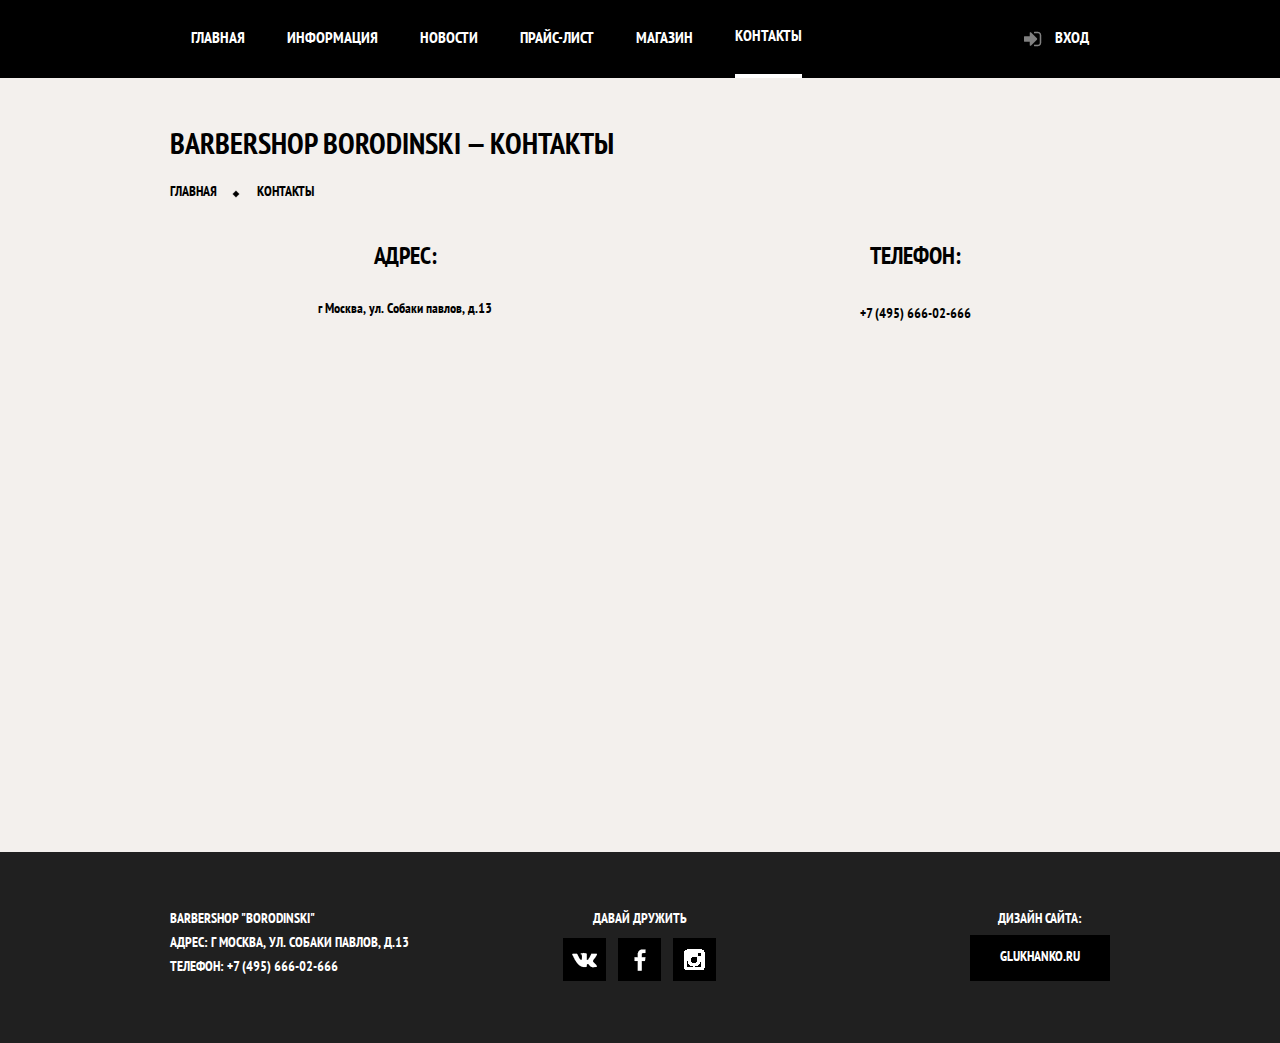
<file: contacts.html>
<!DOCTYPE html>
<html lang="zxx">
<head>
	<meta charset="UTF-8">
	<meta name="viewport" content="width=device-width, initial-scale=1.0, maximum-scale=1.0, user-scalable=no">
	<title>Contacts</title>
	<link href="https://fonts.googleapis.com/css?family=PT+Sans:700&amp;subset=cyrillic" rel="stylesheet">
	<link rel="stylesheet" type="text/css" href="css/normalize.css">
	<link rel="stylesheet" type="text/css" href="css/swiper.min.css">
	<link rel="stylesheet" type="text/css" href="css/lightbox.css">
	<link rel="stylesheet" type="text/css" href="css/style.css">
</head>
<body>
<div class="body-wrapp">
	<div class="wrapper">
		<header class="header">
			<div class="container">
				<nav class="navigation">
					<span class="mobile-menu"></span>
					<ul>
						<li ><a href="index.html">Главная</a></li>
						<li><a href="info.html">Информация</a></li>
						<li><a href="news.html">Новости</a></li>
						<li><a href="price.html">Прайс-лист</a></li>
						<li><a href="shop.html">Магазин</a></li>
						<li class="active"><a href="contacts.html">Контакты</a></li>
					</ul>
					<div class="login login1">
					<a href="#">Вход</a>
				</div>
					</nav>
			</div>
		</header>

		<div class="main-content">
			<div class="container">
				<h1 class="before-bread style-30">barbershop borodinski — контакты</h1>
				<div class="breadcrumbs-wrapp">
					<ul class="breadcrumbs">
						<li><a href="index.html">главная</a></li>
						<li><a href="contacts.html">контакты</a></li>
					</ul>
				</div>
			<div class="contacts-list two-columns">
				<div class="col-half">
					<div class="style-24">адрес:</div>
					<div>г Москва, ул. Собаки павлов, д.13</div>
				</div>
				<div class="col-half">
					<div class="style-24">телефон:</div>
					<a class="p-style" href="tel:+749566602666">+7 (495) 666-02-666</a>
				</div>
			</div>

			<div id="map"><iframe src="https://www.google.com/maps/embed?pb=!1m18!1m12!1m3!1d58730.61481747748!2d37.54713315437478!3d55.73167172828098!2m3!1f0!2f0!3f0!3m2!1i1024!2i768!4f13.1!3m3!1m2!1s0x46b54a519bd12caf%3A0xf2c76c588548b377!2z0JHQuNCx0LvQuNC-0YLQtdC60LAg0LjQvC4g0JvQtdC90LjQvdCw!5e0!3m2!1sru!2sua!4v1556814058221!5m2!1sru!2sua" width="800" height="400" frameborder="0" style="border:0" allowfullscreen></iframe></div>
	





			</div>
		</div>

		<footer class="footer">
			<div class="container">
				<div class="info-footer">	
					<p>barbershop "borodinski"</p>
					<p>адрес: г Москва, ул. Собаки павлов, д.13</p>
					<p>телефон: +7 (495) 666-02-666</p>
				</div>
				<div class="socials-wrap">
					<p>давай дружить</p>
					<div class="social-i flex">
					<ul class="social">
						<li class="vk">
							<a class="icon icon-vk" href="#"></a>
						</li>
						<li class="facebook">
							<a class="icon icon-f" href="#"></a>
						</li>
						<li class="instagram">
							<a class="icon icon-i" href="#"></a>
						</li>
				</ul>
				</div>

				</div>	
				<div class="rights">
					<div class="links-blok flex"><p>Дизайн сайта:</p></div>
				<div class="links-blok flex"><a class="links-a" href="#">Glukhanko.ru</a>
				</div>
				</div>
			</div>
		</footer>
	
		<div class="popup-wrapper">
			<div class="popup-inner">
				<div class="popup">
				<h3 class="h3-style ">личный кабинет</h3>
				<p class="p-style">введите пожалуйста свой логин и пароль</p>
				<a href="#" class="p-style">если вы забыли пароль</a>
				<form class="login-password">
					<div class="login-field">
						<input type="text" name="login" placeholder="Логин">
					</div>
					<div class="password-field">
						<input type="text" name="password" placeholder="Пароль">
					</div>

					<div class="forgot">
						<div>
							<input type="checkbox" name="forgot" id="forgot">
							<label for="forgot">запомни меня</label>
						</div>
						<div>
							<a href="#">я забыл пароль!</a>
						</div>
					</div>
					<input type="submit" name="submit" value="войти">
				</form>
					<span class="close"></span>
				</div>
			</div>
		</div>

	</div>
 </div>

<script src="js/jquery.3.3.1.min.js"></script>
<script src="js/swiper.min.js"></script>
<script src="js/lightbox.min.js"></script>
<script src="js/script.js"></script>

</body>
</html>
</file>
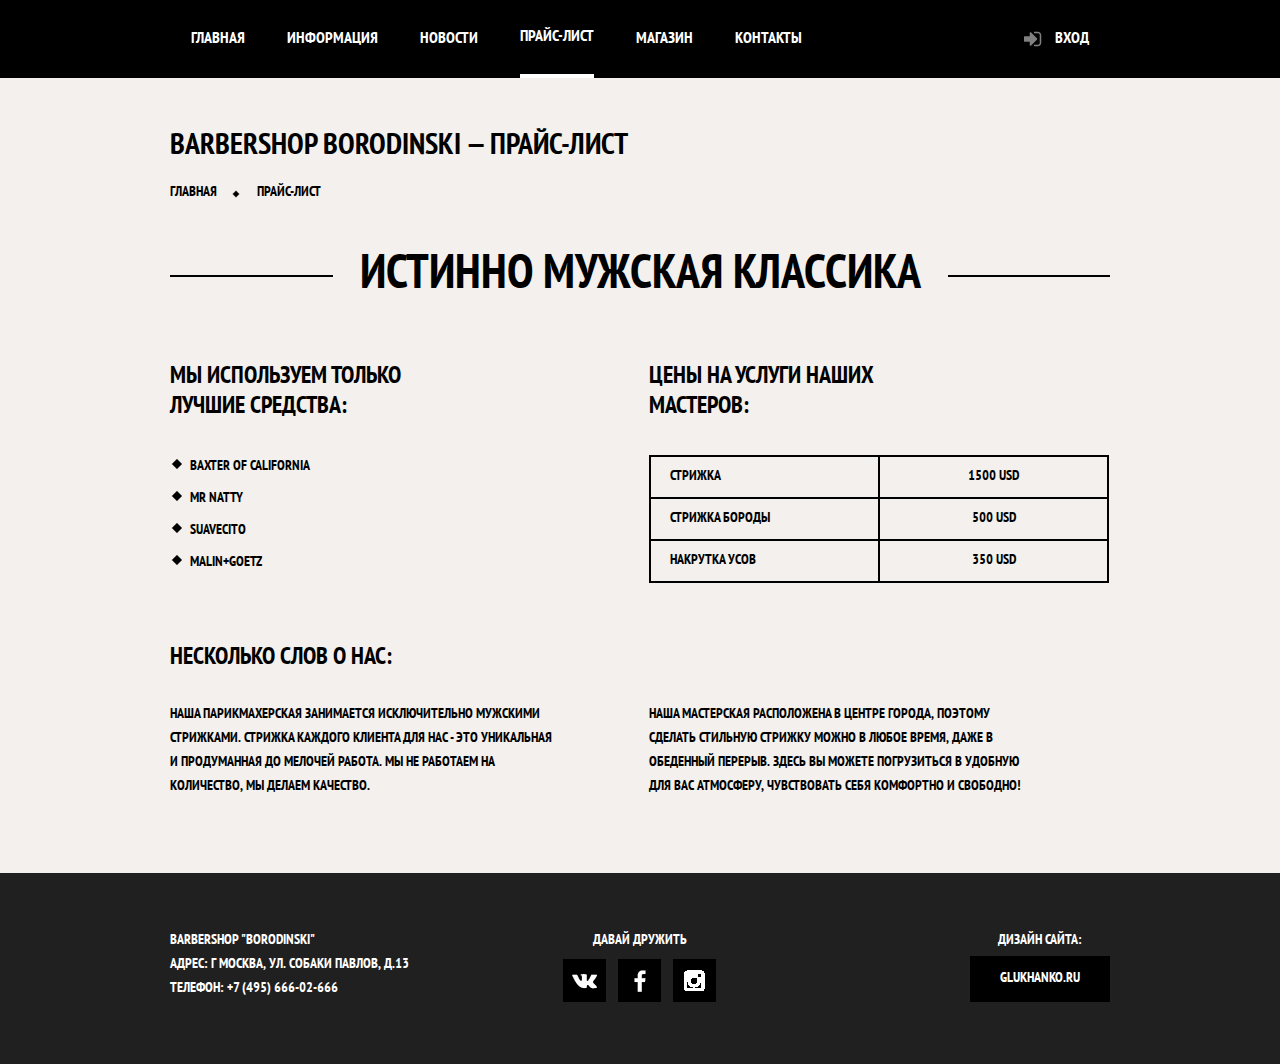
<file: price.html>
<!DOCTYPE html>
<html lang="zxx">
<head>
	<meta charset="UTF-8">
	<meta name="viewport" content="width=device-width, initial-scale=1.0, maximum-scale=1.0, user-scalable=no">
	<title>Barber_shop</title>
	<link href="https://fonts.googleapis.com/css?family=PT+Sans:700&amp;subset=cyrillic" rel="stylesheet">
	<link rel="stylesheet" type="text/css" href="css/normalize.css">
	<link rel="stylesheet" type="text/css" href="css/swiper.min.css">
	<link rel="stylesheet" type="text/css" href="css/lightbox.css">
	<link rel="stylesheet" type="text/css" href="css/style.css">
</head>
<body>
<div class="price-page">
	<div class="wrapper">
		<header class="header">
			<div class="container">
				<nav class="navigation">
					<span class="mobile-menu"></span>
					<ul>
						<li ><a href="index.html">Главная</a></li>
						<li><a href="info.html">Информация</a></li>
						<li><a href="news.html">Новости</a></li>
						<li class="active"><a href="price.html">Прайс-лист</a></li>
						<li><a href="shop.html">Магазин</a></li>
						<li><a href="contacts.html">Контакты</a></li>
					</ul>
					<div class="login login1">
					<a href="#">Вход</a>
				</div>
					</nav>
			</div>
		</header>

		<div class="main-content">
			<div class="container">
				<h1 class="before-bread style-30">barbershop borodinski — прайс-лист</h1>
				<div class="breadcrumbs-wrapp">
					<ul class="breadcrumbs">
						<li><a href="index.html">главная</a></li>
						<li><a href="price.html">прайс-лист</a></li>
					</ul>
				</div>
				<!-- <div class="mg-big">
					<div class="big-titel">
						<истинно мужская классика
					</div>
				</div> -->
				<div class="big-titel">
					<span>
						истинно мужская классика
					</span>
				</div>
				<div class="two-columns row">
					<div class="col-half">
						<div class="we-use">
							<h3 class="we-use-h style-24">мы используем только лучшие средства:</h3>
							<div class="in-set">
								<ul>
									<li>Baxter of California</li>
									<li>Mr Natty</li>
									<li>Suavecito</li>
									<li>Malin+Goetz</li>
								</ul>
							</div>
						</div>
						
					</div>
					<div class="col-half">
						<h3 class="we-use-h style-24">цены на услуги наших мастеров:</h3>

						<table>
							<tr>
								<td>стрижка</td>
								<td>1500 usd</td>
							</tr>

							<tr>
								<td>стрижка бороды</td>
								<td>500 usd</td>
							</tr>

							<tr>
								<td>накрутка усов</td>
								<td>350 usd</td>
							</tr>

						</table>
						
					</div>
				</div>
				<div class="two-columns row">
					<div class="col-half">
							<h3 class="style-24">несколько слов о нас:</h3>
							<div class="word">Наша парикмахерская занимается исключительно мужскими стрижками. стрижка каждого клиента для нас - это уникальная и продуманная до мелочей работа. мы не работаем на количество, мы делаем качество.</div>
						</div>
						<div class="col-half">
							<h3 class="style-24 invisible">несколько слов о нас:</h3>
							<div class="word">Наша мастерская расположена в центре города, поэтому сделать стильную стрижку можно в любое время, даже в обеденный перерыв. Здесь вы можете погрузиться в удобную для вас атмосферу, чувствовать себя комфортно и свободно!</div>
						</div>
				</div>
			</div>
		</div>

		<footer class="footer">
			<div class="container">
				<div class="info-footer">	
					<p>barbershop "borodinski"</p>
					<p>адрес: г Москва, ул. Собаки павлов, д.13</p>
					<p>телефон: +7 (495) 666-02-666</p>
				</div>
				<div class="socials-wrap">
					<p>давай дружить</p>
					<div class="social-i flex">
					<ul class="social">
						<li class="vk">
							<a class="icon icon-vk" href="#"></a>
						</li>
						<li class="facebook">
							<a class="icon icon-f" href="#"></a>
						</li>
						<li class="instagram">
							<a class="icon icon-i" href="#"></a>
						</li>
				</ul>
				</div>

				</div>	
				<div class="rights">
					<div class="links-blok flex"><p>Дизайн сайта:</p></div>
				<div class="links-blok flex"><a class="links-a" href="#">Glukhanko.ru</a>
				</div>
				</div>
			</div>
		</footer>
	
		<div class="popup-wrapper">
			<div class="popup-inner">
				<div class="popup">
				<h3 class="h3-style ">личный кабинет</h3>
				<p class="p-style">введите пожалуйста свой логин и пароль</p>
				<a href="#" class="p-style">если вы забыли пароль</a>
				<form class="login-password">
					<div class="login-field">
						<input type="text" name="login" placeholder="Логин">
					</div>
					<div class="password-field">
						<input type="text" name="password" placeholder="Пароль">
					</div>

					<div class="forgot">
						<div>
							<input type="checkbox" name="forgot" id="forgot">
							<label for="forgot">запомни меня</label>
						</div>
						<div>
							<a href="#">я забыл пароль!</a>
						</div>
					</div>
					<input type="submit" name="submit" value="войти">
				</form>
					<span class="close"></span>
				</div>
			</div>
		</div>

	</div>
 </div>

<script src="js/jquery.3.3.1.min.js"></script>
<script src="js/swiper.min.js"></script>
<script src="js/lightbox.min.js"></script>
<script src="js/script.js"></script>

</body>
</html>
</file>
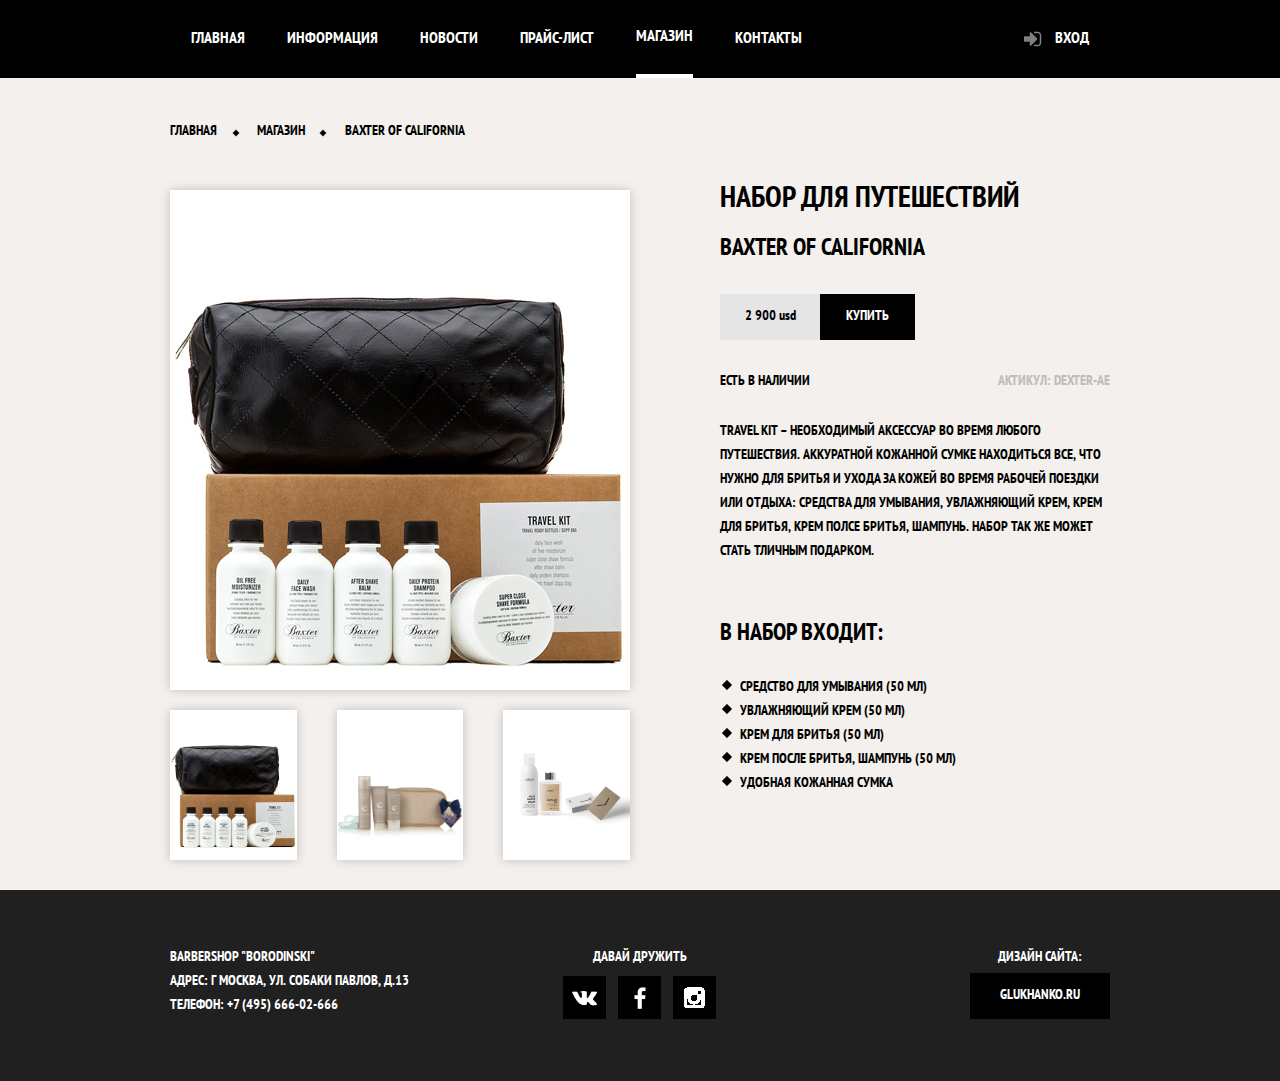
<file: product.html>
<!DOCTYPE html>
<html lang="zxx">
<head>
	<meta charset="UTF-8">
	<meta name="viewport" content="width=device-width, initial-scale=1.0, maximum-scale=1.0, user-scalable=no">
	<title>Barber_shop</title>
	<link href="https://fonts.googleapis.com/css?family=PT+Sans:700&amp;subset=cyrillic" rel="stylesheet">
	<link rel="stylesheet" type="text/css" href="css/normalize.css">
	<link rel="stylesheet" type="text/css" href="css/swiper.min.css">
	<link rel="stylesheet" type="text/css" href="css/lightbox.css">
	<link rel="stylesheet" type="text/css" href="css/style.css">
</head>
<body>
<div class="body-wrapp">
	<div class="wrapper">
		<header class="header">
			<div class="container">
				<nav class="navigation">
					<span class="mobile-menu"></span>
					<ul>
						<li ><a href="index.html">Главная</a></li>
						<li><a href="info.html">Информация</a></li>
						<li><a href="news.html">Новости</a></li>
						<li><a href="price.html">Прайс-лист</a></li>
						<li class="active"><a href="shop.html">Магазин</a></li>
						<li><a href="contacts.html">Контакты</a></li>
					</ul>
					<div class="login login1">
					<a href="#">Вход</a>
				</div>
					</nav>
			</div>
		</header>

		<div class="main-content">
			<div class="container">
				<div class="breadcrumbs-wrapp">
					<ul class="breadcrumbs">
						<li><a href="index.html">главная</a></li>
						<li><a href="shop.html">магазин</a></li>
						<li>Baxter of California</li>
					</ul>
				</div>
	<div class="two-columns">
					<div class="col-half">
						<div class="product-gallery">
							<div class="gallery-product-wrap">
								<div class="swiper-container gallery-product">
									<div class="swiper-wrapper">
										<a href="images/item.jpg" class="swiper-slide" data-lightbox="image-1"><img src="images/item.jpg" alt="item-name"></a>
										<a href="images/item2.jpg" class="swiper-slide" data-lightbox="image-1"><img src="images/item2.jpg" alt="item-name"></a>
										<a href="images/item3.png" class="swiper-slide" data-lightbox="image-1"><img src="images/item3.png" alt="item-name"></a>
									</div>
								</div>
							</div>
							<div class="swiper-container gallery-thumbs">
								<div class="swiper-wrapper">
									<div class="swiper-slide"><div class="slide-inner"><img src="images/item.jpg" alt="item-name"></div></div>
									<div class="swiper-slide"><div class="slide-inner"><img src="images/item2.jpg" alt="item-name"></div></div>
									<div class="swiper-slide"><div class="slide-inner"><img src="images/item3.png" alt="item-name"></div></div>
								</div>
							</div>
						</div>
					</div>
					<div class="col-half">
						<div class="product-data">
                            <h1 class="style-30">Набор для путешествий</h1>
                            <h3 class="style-24">Baxter of California</h3>
                            <div class="product-price-p">
									<div class="price">2 900 usd</div>
									<a class="btn" href="product.html">купить</a>
							</div>
							 <div class="p-p-wrap">
							 	<div class="p-p">есть в наличии</div>
							 	<div class="p-p-p">Актикул: dexter-ae</div>
							 </div>
							<div class="about-product">
								Travel Kit – необходимый аксессуар во время любого путешествия.  аккуратной кожанной сумке находиться все, что нужно для бритья и ухода за кожей во время рабочей поездки или отдыха: средства для умывания, увлажняющий крем, крем для бритья, крем полсе бритья, шампунь. Набор так же может стать тличным подарком.
							</div>
							<h3 class="style-24">в набор входит:</h3>
						</div>
						<div class="in-set">
							<ul>
								<li>Средство для умывания (50 мл)  </li>
								<li>Увлажняющий крем (50 мл)</li>
								<li>Крем для бритья (50 мл)</li>
								<li>Крем после бритья, шампунь (50 мл)</li>
								<li>Удобная кожанная сумка</li>
							</ul>
						</div>
					</div>
				</div>

			</div>
		</div>

		<footer class="footer">
			<div class="container">
				<div class="info-footer">	
					<p>barbershop "borodinski"</p>
					<p>адрес: г Москва, ул. Собаки павлов, д.13</p>
					<p>телефон: +7 (495) 666-02-666</p>
				</div>
				<div class="socials-wrap">
					<p>давай дружить</p>
					<div class="social-i flex">
					<ul class="social">
						<li class="vk">
							<a class="icon icon-vk" href="#"></a>
						</li>
						<li class="facebook">
							<a class="icon icon-f" href="#"></a>
						</li>
						<li class="instagram">
							<a class="icon icon-i" href="#"></a>
						</li>
				</ul>
				</div>

				</div>	
				<div class="rights">
					<div class="links-blok flex"><p>Дизайн сайта:</p></div>
				<div class="links-blok flex"><a class="links-a" href="#">Glukhanko.ru</a>
				</div>
				</div>
			</div>
		</footer>
	
		<div class="popup-wrapper">
			<div class="popup-inner">
				<div class="popup">
				<h3 class="h3-style ">личный кабинет</h3>
				<p class="p-style">введите пожалуйста свой логин и пароль</p>
				<a href="#" class="p-style">если вы забыли пароль</a>
				<form class="login-password">
					<div class="login-field">
						<input type="text" name="login" placeholder="Логин">
					</div>
					<div class="password-field">
						<input type="text" name="password" placeholder="Пароль">
					</div>

					<div class="forgot">
						<div>
							<input type="checkbox" name="forgot" id="forgot">
							<label for="forgot">запомни меня</label>
						</div>
						<div>
							<a href="#">я забыл пароль!</a>
						</div>
					</div>
					<input type="submit" name="submit" value="войти">
				</form>
					<span class="close"></span>
				</div>
			</div>
		</div>

	</div>
 </div>

<script src="js/jquery.3.3.1.min.js"></script>
<script src="js/swiper.min.js"></script>
<script src="js/lightbox.min.js"></script>
<script src="js/script.js"></script>

</body>
</html>
</file>
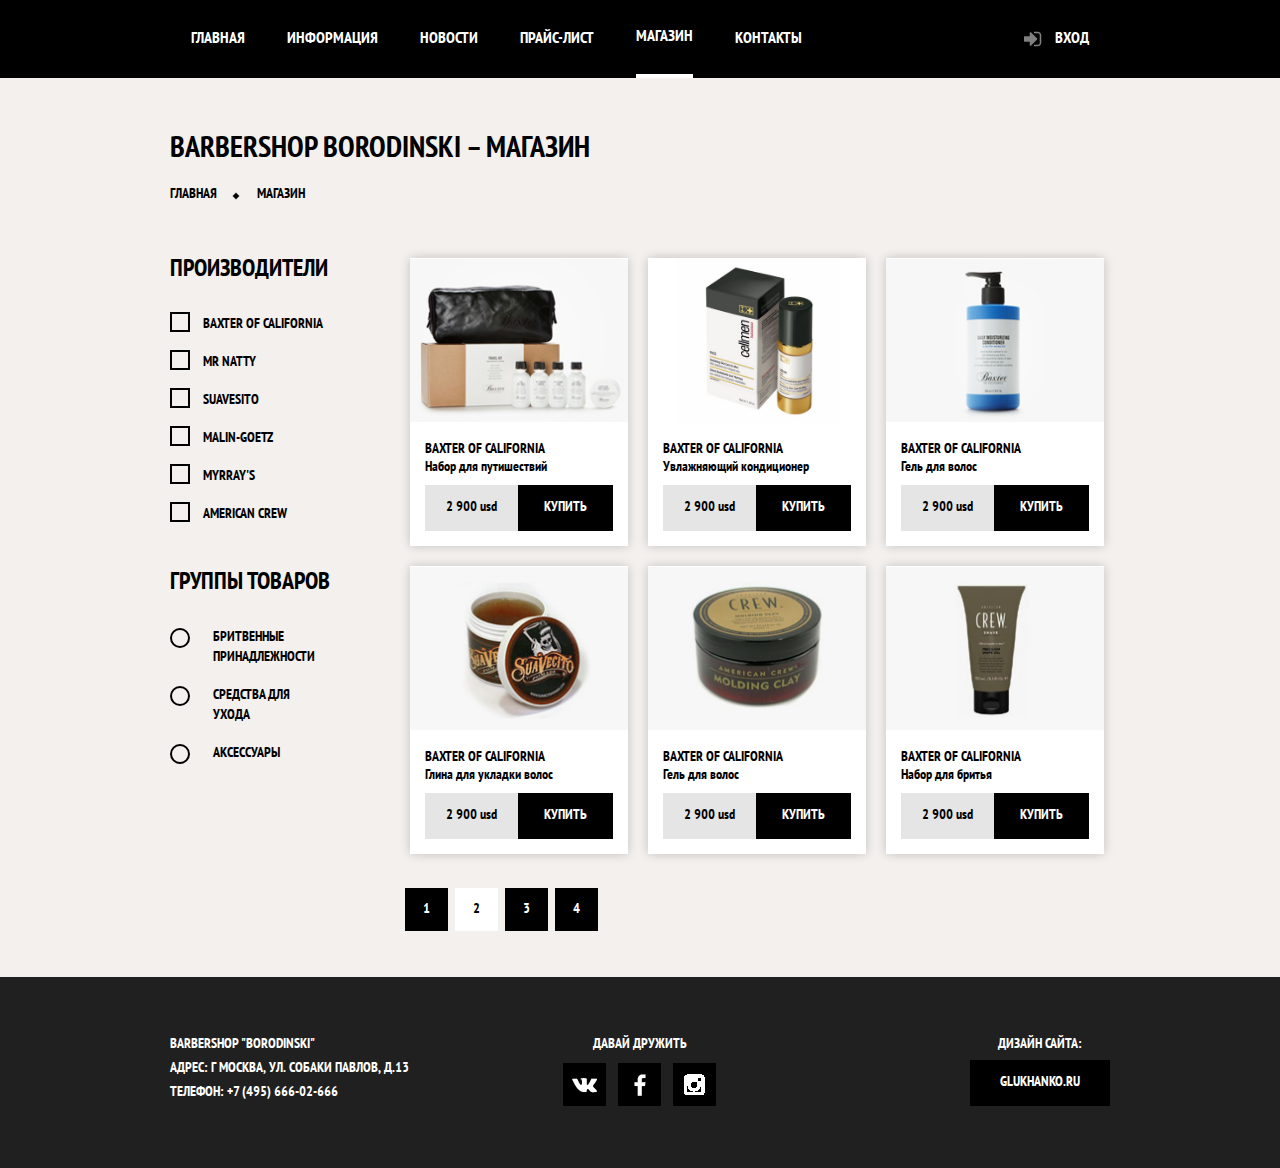
<file: shop.html>
<!DOCTYPE html>
<html lang="zxx">
<head>
	<meta charset="UTF-8">
	<meta name="viewport" content="width=device-width, initial-scale=1.0, maximum-scale=1.0, user-scalable=no">
	<title>Barber_shop</title>
	<link href="https://fonts.googleapis.com/css?family=PT+Sans:700&amp;subset=cyrillic" rel="stylesheet">
	<link rel="stylesheet" type="text/css" href="css/normalize.css">
	<link rel="stylesheet" type="text/css" href="css/swiper.min.css">
	<link rel="stylesheet" type="text/css" href="css/style.css">
</head>
<body>
<div class="body-wrapp">
	<div class="wrapper">
		<header class="header">
			<div class="container">
				<nav class="navigation">
					<span class="mobile-menu"></span>
					<ul>
						<li ><a href="index.html">Главная</a></li>
						<li><a href="info.html">Информация</a></li>
						<li><a href="news.html">Новости</a></li>
						<li><a href="price.html">Прайс-лист</a></li>
						<li class="active"><a href="shop.html">Магазин</a></li>
						<li><a href="contacts.html">Контакты</a></li>
					</ul>
					<div class="login login1">
					<a href="#">Вход</a>
				</div>
					</nav>
			</div>
		</header>

		<div class="main-content">
			<div class="container">
				<h1 class="page-title style-30">barbershop borodinski – магазин</h1>
				<div class="breadcrumbs-wrapp">
					<ul class="breadcrumbs">
						<li><a href="index.html">главная</a></li>
						<li>магазин</li>
					</ul>
				</div>

		<div class="has-sidebar">	
				<aside class="sidebar">
					<div class="check-wrapp">
						<p class="style-24">Производители</p>
						<ul class="manufacturer">
							<li><input type="checkbox" name="baxter" id="baxter"><label for="baxter">Baxter of California</label>
							</li>
							<li><input type="checkbox" name="natty" id="natty"><label for="natty">Mr Natty</label>
							</li>
							<li><input type="checkbox" name="suavesito" id="suavesito"><label for="suavesito">Suavesito</label>
							</li>
							<li><input type="checkbox" name="malin" id="malin"><label for="malin">Malin-Goetz</label>
							</li>
							<li><input type="checkbox" name="myrray" id="myrray"><label for="myrray">Myrray's</label>
							</li>
							<li><input type="checkbox" name="american" id="american"><label for="american">American crew</label>
							</li>
						</ul>

					</div>
					<div class="radio-wrapp">
						<p class="style-24">Группы товаров</p>
						<ul class="product-group">
							<li><input type="radio" name="group" id="group1"  value="group1"><label for="group1">Бритвенные принадлежности</label>
							</li>
							<li><input type="radio" name="group" id="group2" value="group2"><label for="group2">Средства для ухода</label>
							</li>
							<li><input type="radio" name="group" id="group3" value="group3"><label for="group3">Аксессуары</label>
							</li>
						</ul>
					</div>
					
				</aside>
				<div class="right-content">
					<div class="product-list">
						<div class="product-item-wrapp">
							<div class="product-item">
								<div class="product-image">
									<img src="images/item-1.jpg" alt="img-item-1">
								</div>
								<div class="product-name">
									<h4>Baxter of California </h4>
									<div class="product-category">Набор для путишествий</div>
								</div>
								<div class="product-price">
									<div class="price">2 900 usd</div>
									<a class="btn" href="product.html">купить</a>
								</div>
							</div>
						</div>

						<div class="product-item-wrapp">
							<div class="product-item">
								<div class="product-image">
									<img src="images/item-2.jpg" alt="img-item-1">
								</div>
								<div class="product-name">
									<h4>Baxter of California </h4>
									<div class="product-category">Увлажняющий кондиционер</div>
								</div>
								<div class="product-price">
									<div class="price">2 900 usd</div>
									<a class="btn" href="product.html">купить</a>
								</div>
							</div>
						</div>

						<div class="product-item-wrapp">
							<div class="product-item">
								<div class="product-image">
									<img src="images/item-3.jpg" alt="img-item-1">
								</div>
								<div class="product-name">
									<h4>Baxter of California </h4>
									<div class="product-category">Гель для волос</div>
								</div>
								<div class="product-price">
									<div class="price">2 900 usd</div>
									<a class="btn" href="product.html">купить</a>
								</div>
							</div>
						</div>

						<div class="product-item-wrapp">
							<div class="product-item">
								<div class="product-image">
									<img src="images/item-4.jpg" alt="img-item-1">
								</div>
								<div class="product-name">
									<h4>Baxter of California </h4>
									<div class="product-category">Глина для укладки волос</div>
								</div>
								<div class="product-price">
									<div class="price">2 900 usd</div>
									<a class="btn" href="product.html">купить</a>
								</div>
							</div>
						</div>

						<div class="product-item-wrapp">
							<div class="product-item">
								<div class="product-image">
									<img src="images/item-5.jpg" alt="img-item-1">
								</div>
								<div class="product-name">
									<h4>Baxter of California </h4>
									<div class="product-category">Гель для волос</div>
								</div>
								<div class="product-price">
									<div class="price">2 900 usd</div>
									<a class="btn" href="product.html">купить</a>
								</div>
							</div>
						</div>

						<div class="product-item-wrapp">
							<div class="product-item">
								<div class="product-image">
									<img src="images/item-6.jpg" alt="img-item-2">
								</div>
								<div class="product-name">
									<h4>Baxter of California </h4>
									<div class="product-category">Набор для бритья</div>

							</div>
							<div class="product-price">
									<div class="price">2 900 usd</div>
									<a class="btn" href="product.html">купить</a>
								</div>
							</div>

						</div>

					</div>
					<ul class="pagination">
						<li><a href="#">1</a></li>
						<li class="active-p"><a href="#">2</a></li>
						<li><a href="#">3</a></li>
						<li><a href="#">4</a></li>
					</ul>
				</div> 
			</div>
		</div>
	</div>
</div>

		<footer class="footer">
			<div class="container">
				<div class="info-footer">	
					<p>barbershop "borodinski"</p>
					<p>адрес: г Москва, ул. Собаки павлов, д.13</p>
					<p>телефон: +7 (495) 666-02-666</p>
				</div>
				<div class="socials-wrap">
					<p>давай дружить</p>
					<div class="social-i flex">
					<ul class="social">
						<li class="vk">
							<a class="icon icon-vk" href="#"></a>
						</li>
						<li class="facebook">
							<a class="icon icon-f" href="#"></a>
						</li>
						<li class="instagram">
							<a class="icon icon-i" href="#"></a>
						</li>
				</ul>
				</div>

				</div>	
				<div class="rights">
					<div class="links-blok flex"><p>Дизайн сайта:</p></div>
				<div class="links-blok flex"><a class="links-a" href="#">Glukhanko.ru</a>
				</div>
				</div>
			</div>
		</footer>
	
		<div class="popup-wrapper">
			<div class="popup-inner">
				<div class="popup">
				<h3 class="h3-style">личный кабинет</h3>
				<p class="p-style">введите пожалуйста свой логин и пароль</p>
				<a href="#" class="p-style">если вы забыли пароль</a>
				<form class="login-password">
					<div class="login-field">
						<input type="text" name="login" placeholder="Логин">
					</div>
					<div class="password-field">
						<input type="text" name="password" placeholder="Пароль">
					</div>

					<div class="forgot">
						<div>
							<input type="checkbox" name="forgot" id="forgot">
							<label for="forgot">запомни меня</label>
						</div>
						<div>
							<a href="#">я забыл пароль!</a>
						</div>
					</div>
					<input type="submit" name="submit" value="войти">
				</form>
					<span class="close"></span>
				</div>
			</div>
		</div>
	</div>
<!-- </div> -->

<script src="js/jquery.3.3.1.min.js"></script>
<script src="js/swiper.min.js"></script>
<script src="js/script.js"></script>

</body>
</html>
</file>
<file: css/style.css>
@font-face {
    font-family: 'PT Sans Narrow';
    src: url('../fonts/PTSans-NarrowBold.eot');
    src: url('../fonts/PTSans-NarrowBold.eot?#iefix') format('embedded-opentype'),
        url('../fonts/PTSans-NarrowBold.woff2') format('woff2'),
        url('../fonts/PTSans-NarrowBold.woff') format('woff'),
        url('../fonts/PTSans-NarrowBold.svg#PTSans-NarrowBold') format('svg');
    font-weight: bold;
    font-style: normal;
}
*{
	-webkit-box-sizing: border-box;
	        box-sizing: border-box;
	margin: 0;
	padding: 0;
}

body{
	font-weight: 400;
	font-size: 14px;
	line-height: 1; /*18px*/
	color: black;
	font-family: 'PT Sans Narrow', Tahoma, Arial, sans-serif;
	background: #f3f0ed;
	/*background: #d0d0d0;*/
	
	/*background: rgba(0, 0, 0, 0.2);*/

	
}
a{
	text-decoration: none;
}
ul{
	list-style: none;
}
img{
	max-width: 100%;
	/*max-height: 100%;
	width: auto;*/
	height: auto;
}
/*.clearfix:before,
.clearfix:after{
	content: '';
	clear: both;
	display: block;
	height: 0;
}*/
/*.body-wrapp{
	background: rgba(0,0,0,0.6);
}*/

.home{
	background-image: url(../images/background.jpg);
	background-repeat: no-repeat;
	background-size: cover;
	background-position: 50%;
}
.wrapper{
	overflow: hidden;
	position: relative;
	padding-top: 125px;
}
.body-wrapp{
	/*margin-bottom: 20px;*/
}
.container{
	max-width: 960px;
	padding-left: 10px;
	padding-right: 10px;
	margin: 0 auto;
}
.flex{
	display: -webkit-box;
	display: -ms-flexbox;
	display: flex;
}
.header{
	width: 100%;
	max-width: 1200px;
	position: fixed;
	top: 0;
	left: 50%;
	-webkit-transform: translateX(-50%);
	    -ms-transform: translateX(-50%);
	        transform: translateX(-50%);
	/*background: #000;*/
	z-index: 10;
/*	padding: 30px 0;
	*/
}
body:not(.home) .navigation{
	margin: 0 -9999px;
	padding: 0 9999px;
}
/*.header .container {
	display: flex;
	justify-content: space-between;
	align-items: center;
}*/
.navigation{
	display: -webkit-box;
	display: -ms-flexbox;
	display: flex;
	background: #000;
	-webkit-box-align: center;
	    -ms-flex-align: center;
	        align-items: center;
	/*position: relative;*/
	-webkit-box-pack: justify;
	    -ms-flex-pack: justify;
	        justify-content: space-between;
	/*width: 100%;*/
}
.navigation a{
	padding: 29px 0;
	display: block;
	position: relative;
	text-transform: uppercase;
	color: #fff;
	font-size: 16px;
	text-decoration: none;
	white-space: nowrap;
}
.navigation ul{
	display: -webkit-box;
	display: -ms-flexbox;
	display: flex;
	-webkit-box-align: center;
	    -ms-flex-align: center;
	        align-items: center;
}
.navigation li{
	padding: 0 21px;
	position: relative;
}
.navigation li.active a{
	border-bottom: 4px solid #fff;
	
}
.login>a {
    padding-left: 52px;
    padding-right: 21px;
    position: relative;
}
.login>a:before {
    content: '';
    width: 19px;
    height: 16px;
    position: absolute;
    left: 20px;
    background-repeat: no-repeat;
    background-position: 50%;
    background-size: contain;
    background-image: url(../images/login1.png);
    opacity: 0.5;
}
.login>a:hover:before {
    opacity: 1;
}
.login:hover{
	background-color: #242424;	
}
.navigation li:hover{
	background-color: #242424;
}
.logo{
	display: -webkit-box;
	display: -ms-flexbox;
	display: flex;
	-webkit-box-pack: center;
	    -ms-flex-pack: center;
	        justify-content: center;
	padding-left: 14px;
    padding-top: 8px;
}
.information{
	display: -webkit-box;
	display: -ms-flexbox;
	display: flex;
	-webkit-box-pack: justify;
	    -ms-flex-pack: justify;
	        justify-content: space-between;
	-webkit-box-align: center;
	    -ms-flex-align: center;
	        align-items: center;
	padding-bottom: 58px;
}
.info-wrap{
	position: static;
	min-width: 33.3%;
	width: 33.3%;
	color: #fff;
	font-size: 30px;
	text-transform: uppercase;
	-webkit-box-orient: vertical;
	-webkit-box-direction: normal;
	    -ms-flex-direction: column;
	        flex-direction: column;
    display: -webkit-box;
    display: -ms-flexbox;
    display: flex;
    -webkit-box-align: center;
        -ms-flex-align: center;
            align-items: center;
    margin-top: 24px;
}
.info-wrap p{
	font-size: 14px;
	line-height: 24px;
	text-align: center;
	padding-top: 34px;
	padding-right: 20px; 
}
.info-wrap h3{
	text-align: center;
	padding-bottom: 22px;
	font-size: 30px;
	/*flex-direction: column;
    display: flex;
    align-items: center;*/
}
.diamond {
    width: 25px;
    height: 25px;
    background: #fff;
    margin: 0 130px;
/* Rotate */
    -webkit-transform: rotate(-45deg);
    -ms-transform: rotate(-45deg);
    transform: rotate(-45deg);
/* Rotate Origin */
    -moz-transform-origin: 0 100%;
    -ms-transform-origin: 0 100%;
    -o-transform-origin: 0 100%;

}
.news-information-1{
	display: -webkit-box;
	display: -ms-flexbox;
	display: flex;
	background: #f9f6f3;
	margin: 0 auto;
	margin-bottom: 34px;
	margin-top: 14px;
}
.contact-information{
	display: -webkit-box;
	display: -ms-flexbox;
	display: flex;
	 height: auto; 
	background: #f9f6f3;
	margin: 0 auto;
	margin-bottom: 64px;
}
.contacts{
	width: 50%;
	padding: 55px 54px 55px 80px;
	position: relative;
}
.contacts:before{
	content: '';
	background-image: url(../images/shadow.png);
	width: 8px;
	height: 278px;
	background-repeat: no-repeat; 
	position: absolute;
	bottom: 80px;
    left: 100%;
    background-size: contain;
}
.sign_up{
	padding: 55px 80px 55px 92px;
	width: 50%;
}
.gallery{
	width: 50%;
	padding: 55px 80px 55px 54px;
}
.news{
	padding: 55px 80px 55px 80px;
	width: 50%;
	position: relative;
}
.news:before{
	content: '';
	background-image: url(../images/shadow.png);
	width: 8px;
	height: 278px;
	background-repeat: no-repeat; 
	position: absolute;
	bottom: 80px;
    left: 100%;
    background-size: contain;
}


.date_news{
	font-family: Geordia;
	font-size: 14px;
	font-style: italic; 
	text-transform: lowercase;
	margin-top: 8px;
}
.inp-date{
	margin-right: 20px;
}
.style-30{
	color: #000;
	font-size: 30px;
	text-transform: uppercase;
	white-space: nowrap;
	margin: 0;
}
.style-24{
	color: #000;
	font-size: 24px;
	text-transform: uppercase;
	white-space: nowrap;
	margin: 0;
	margin-bottom: 33px;
}
.contacts-wrapp h3{
	padding-bottom: 41px; 
}

.contacts-wrapp p:not(.date_news){
	color: #000;
	font-size: 14px;
	line-height: 24px;
	text-transform: uppercase;

}
.p-style{
	color: #000;
	font-size: 14px;
	line-height: 24px;
	text-transform: uppercase;
	text-decoration: none;
}
.p-1{
	padding-bottom: 25px;
	margin-top: -15px;
}
.p-1-1{
	padding-bottom: 34px;
	    margin-top: -13px;
}
.p-2{
	padding-bottom: 61px;
}
.p-2-1{
	padding-bottom: 48px;
	margin-top: -7px;

}
.image-wrap{
	width: 300px;
	height: 180px;
}
.image-wrap img{
	width: 100%;
	height: 100%;
	
}
.buttons-g{
	display: -webkit-box;
	display: -ms-flexbox;
	display: flex;
	-webkit-box-pack: justify;
	    -ms-flex-pack: justify;
	        justify-content: space-between;
}
.buttons-g span{
	color: #fff;
	font-size: 14px;
	text-transform: uppercase;
	text-decoration: none;
	padding: 16px 54px;
	background: #000;
	cursor: pointer;
	outline: none;
}
.buttons a{
	color: #fff;
	font-size: 14px;
	text-transform: uppercase;
	text-decoration: none;
	padding: 13px 35px;
	background: #000;
}
.buttons-g span.next{
	color: #fff;
	font-size: 14px;
	text-transform: uppercase;
	text-decoration: none;
	padding: 16px 52px;
	background: #000;

}
.buttons-g{
	margin-top: 40px;
}
.gallery h3{
	padding-left: 38px;
}
.buttons a.way{
	color: #fff;
	font-size: 14px;
	text-transform: uppercase;
	text-decoration: none;
	padding: 16px 32px;
	background: #000;
}
.buttons a.feedback{
	color: #fff;
	font-size: 14px;
	text-transform: uppercase;
	text-decoration: none;
	padding: 16px 26px;
	background: #000;
}
.contacts-wrapp a:hover{
	background: #663d15;
}

.input-style input{
	width: 136px;
	height: 39px;
	background: #f9f6f3;
	border: 2px solid #000;
	margin-bottom: 19px;
	padding-left: 15px;
	outline: none;

}
::-webkit-input-placeholder {
	color: #000;
}
.name-tel{
	margin-bottom: 30px;
}

input[type=submit]{
	width: 100%;
	height: 50px;
	/*padding: 16px 0;*/
	border: none;
	color: #fff;
	font-size: 14px;
	text-transform: uppercase;
	text-decoration: none;
	background: #000; 
	cursor: pointer;
	outline: none;
}
input[type=submit]:hover{
	border: none;
	background: #663d15;
	cursor: pointer;

	
}
.contacts-wrapp input:hover{
	border: 2px solid #663d15;
	cursor: pointer;
}
.contacts-wrapp input:focus{
	border: 2px solid #663d15;
	cursor: pointer;
	outline: none;

}

.footer{
	width: 100%;
	background: #202020;
	padding: 56px 0;

}
.footer .container {
	display: -webkit-box;
	display: -ms-flexbox;
	display: flex;
	-webkit-box-pack: justify;
	    -ms-flex-pack: justify;
	        justify-content: space-between;
	/*align-items: center;*/
}

.info-footer{
	width: 33.3%;
}
.socials-wrap{
	width: 33.3%;
}
.links-blok p{
	padding-right: 28px;
}
.rights{
	width: 33.3%;
	display: -webkit-box;
	display: -ms-flexbox;
	display: flex;
   	-webkit-box-orient: vertical;
   	-webkit-box-direction: normal;
   	    -ms-flex-direction: column;
   	        flex-direction: column;
}
.social{
	display: -webkit-inline-box;
	display: -ms-inline-flexbox;
	display: inline-flex;
	-ms-flex-wrap: wrap;
	    flex-wrap: wrap;
}
.social li{
	margin: 6px;	
}
.social-i{
	-webkit-box-pack: center;
	    -ms-flex-pack: center;
	        justify-content: center;
}
.socials-wrap p, .rights p {
    text-align: center;
}
.social a{
	
	width: 43px;
	height: 43px;
	display: -webkit-box;
	display: -ms-flexbox;
	display: flex;
	-webkit-box-align: center;
	    -ms-flex-align: center;
	        align-items: center;
	-webkit-box-pack: center;
	    -ms-flex-pack: center;
	        justify-content: center;
}
.icon-vk{
	background: #000 url(../images/v.png) no-repeat center;

}
.icon-vk:hover,
.icon-vk:focus{
	background: #fff url(../images/vv.png) no-repeat center;
}
.icon-f{
	background: #000 url(../images/f.png) no-repeat center;
}
.icon-f:hover,
.icon-f:focus{
	background: #fff url(../images/ff.png) no-repeat center;
}
.icon-i{
	background: #000 url(../images/i.png) no-repeat center;
}
.icon-i:hover,
.icon-i:focus{
	background: #fff url(../images/ii.png) no-repeat center;
}
.links-blok{
	-webkit-box-orient: horizontal;
	-webkit-box-direction: reverse;
	    -ms-flex-direction: row-reverse;
	        flex-direction: row-reverse;
}
.footer p{
	color: #fff;
	font-size: 14px;
	line-height: 24px;
	text-transform: uppercase;
}
.rights a{
	display: block;
    color: #fff;
    font-size: 14px;
    text-transform: uppercase;
    text-decoration: none;
    padding: 16px 0;
    background: #000;
    margin-top: 3px;
    width: 140px;
    text-align: center;
}
.rights a:hover{
	background: #fff;
	color: #000;
}

.popup-inner{
	width: 100%;
	height: 100%;
	position: absolute;
	left: 0;
	top: 0;
	display: -webkit-box;
	display: -ms-flexbox;
	display: flex;
	-webkit-box-align: center;
	    -ms-flex-align: center;
	        align-items: center;
	-webkit-box-pack: center;
	    -ms-flex-pack: center;
	        justify-content: center;
	overflow-y: auto;
}
.popup-wrapper{
	position: fixed;
	width: 100%;
	height: 100%;
	left: 0;
	top: 0;
	background: rgba(0, 0, 0, 0.5);
	z-index: 100;
	display: none;
	

}
.popup{
	width: 100%;
	max-width: 460px;
	padding: 45px 80px 60px;
	background: #fff;
	max-height: 100%;
	overflow-y: auto;
	position: relative;
}
.popup h3{
	font-size: 30px;
	font-weight: bold;
	text-transform: uppercase;
	margin-bottom: 33px;
}
.popup-inner input[type=text]{
	width: 100%;
	height: 39px;
	background: #f9f6f3;
	border: 2px solid #000;
	margin-right: 20px;
	margin-bottom: 19px;
	padding-left: 15px;

}
.popup-inner input[type=submit]{
	width: 100%;
	/*height: 39px;
	background: #f9f6f3;
	border: 2px solid #000;
	margin-right: 20px;
	margin-bottom: 19px;
	padding-left: 15px;
*/
}
.forgot a{
	color: #000;
	text-transform: uppercase;
	text-decoration: underline;
	font-weight: bold; 
}
.forgot{
	display: -webkit-box;
	display: -ms-flexbox;
	display: flex;
	-webkit-box-pack: justify;
	    -ms-flex-pack: justify;
	        justify-content: space-between;
	-webkit-box-align: center;
	    -ms-flex-align: center;
	        align-items: center;
	margin-bottom: 17px;
}
.forgot input{
	display: inline-block;
	
}
input[type=checkbox]{
	position: absolute;
	opacity: 0;
	width: 0;
	height: 0;
}
input[type=checkbox] + label{
	text-transform: uppercase;
	font-weight: bold;
	padding-left: 33px;
	position: relative;
	line-height: 20px;
	cursor: pointer;
}

input[type=checkbox] + label:before{
	content: '';
	width: 16px;
	height: 16px;
	border: 2px solid #000; ;
	position: absolute;
	left: 0;
	top: -3px;

}
input[type=checkbox]:checked + label:before{
	background: url(../images/x.png) no-repeat 50%;
	background-size: 12px;
}

.login-password{
	margin-top: 34px;
}
.login-field,
.password-field{
	position: relative;
	width: 100%;

}
.login-field input,
.password-field input{
	display: block;
	width: 100%;
	padding-right: 40px;
}
.login-field:after,
.password-field:after{
	content: '';
	width: 15px;
	height: 17px;
	position: absolute;
	top: 50%;
	-webkit-transform: translateY(-50%);
	    -ms-transform: translateY(-50%);
	        transform: translateY(-50%);
	right: 13px;
	background-repeat: no-repeat;
	background-size: 100%;
	background-position: 50%;
}
.login-field:after{
	background-image: url(../images/User.png);
}
.password-field:after{
	background-image: url(../images/Loc.png);
}
.popup form{
	background: none;
	padding: 0;
}
.login-field{
	margin: 0 0 10px;
}
.forgot div + div{
	text-align: right;
}
.close{
	width: 21px;
	top: 5px;
	height: 21px;
	right: 5px;
	cursor: pointer;
	background: url(../images/Cross.png);
	background-size: cover;
	position: absolute;

}
.mobile-menu{
	width: 40px;
	height: 2px;
	background: #fff;
	position: relative;
	display: block;
	cursor: pointer;
	margin-left: 20px;
	display: none;
}
.mobile-menu:before{
	content: '';
	position: absolute;
	left: 0;
	bottom: 100%;
	border-top: 2px solid #fff;
	width: 100%;
	padding-bottom: 6px;
}
.mobile-menu:after{
	content: '';
	position: absolute;
	left: 0;
	top: 100%;
	border-bottom: 2px solid #fff;
	width: 100%;
	padding-top: 6px;
}

/*shop style*/
.main-content{
	min-height: 80vh;
	/*margin: 0 130px 47px 130px;*/
	padding-bottom: 20px;
}
.page-title{
	margin-top: 10px;
	margin-bottom: 23px;
}
.breadcrumbs{
	display: -webkit-box;
	display: -ms-flexbox;
	display: flex;
	-webkit-box-orient: horizontal;
	-webkit-box-direction: normal;
	    -ms-flex-direction: row;
	        flex-direction: row;
	padding-right: 40px;
	margin-bottom: 46px;
}
.breadcrumbs-wrapp-product{
	margin-top: 12px;
    margin-bottom: -14px;
}
.breadcrumbs li{
	padding-right: 40px;
	text-transform: uppercase;
	position: relative;
}
.breadcrumbs a{
	text-decoration: none;
	color: #000;
}
.breadcrumbs li:before{
	content: '';
	background-image: url(../images/Shape.png);
	width: 8px;
	height: 8px;
	background-repeat: no-repeat; 
	position: absolute;
	top: 4px;
    left: 62px;
    background-size: contain;
}
.breadcrumbs li:last-child:before{
	display: none;
}
.has-sidebar{
	display: -webkit-box;
	display: -ms-flexbox;
	display: flex;
	-webkit-box-pack: justify;
	    -ms-flex-pack: justify;
	        justify-content: space-between;
}
.sidebar{
	width: 25%;
	min-width: 25%;
	-webkit-box-flex: 1;
	    -ms-flex-positive: 1;
	        flex-grow: 1;
	padding: 10px 50px 10px 0; 

}
.right-content{
	width: 75%;
	min-width: 75%;
	-webkit-box-flex: 1;
	    -ms-flex-positive: 1;
	        flex-grow: 1;
}
.product-list{
	display: -webkit-box;
	display: -ms-flexbox;
	display: flex;
	-webkit-box-align: stretch;
	    -ms-flex-align: stretch;
	        align-items: stretch;
	-ms-flex-wrap: wrap;
	    flex-wrap: wrap;
	margin: 0 -5px 24px;
}
.product-item-wrapp{
	width: 33.3%;
	min-width: 33.3%;
	max-width: 33.3%;
	padding: 10px;
	display: -webkit-box;
	display: -ms-flexbox;
	display: flex;
	-ms-flex-wrap: wrap;
	    flex-wrap: wrap;
	-webkit-box-align: stretch;
	    -ms-flex-align: stretch;
	        align-items: stretch;
}
.product-item{
	background: #fff;
	-webkit-box-shadow: 0 0 10px rgba(0, 0, 0, 0.2);
	        box-shadow: 0 0 10px rgba(0, 0, 0, 0.2);
	padding-bottom: 56px;
	width: 100%;
	position: relative;

}
.product-image{
	height: 165px;
	text-align: center;
	margin: 0 0 20px;
	display: -webkit-box;
	display: -ms-flexbox;
	display: flex;
	-webkit-box-align: center;
	    -ms-flex-align: center;
	        align-items: center;
	-webkit-box-pack: center;
	    -ms-flex-pack: center;
	        justify-content: center;
}
.product-image img{
	max-width: 100%;
	max-height: 100%;
	width: auto;
	height: auto;
}
.product-name{
	padding: 0 15px;
	margin: 0 0 15px;
}
.product-name h4{
	text-transform: uppercase;
	font-size: 14px;
	font-weight: bold;
	margin-bottom: 4px;
}
.product-price{
	font-size: 14px;
	font-weight: bold;
	display: -webkit-box;
	display: -ms-flexbox;
	display: flex;
	-webkit-box-align: center;
	    -ms-flex-align: center;
	        align-items: center;
	background: #e5e5e5;
	left: 15px;
	bottom: 15px;
	width: calc(100% - 30px);
	position: absolute;
}
.price{
	-webkit-box-flex: 1;
	    -ms-flex-positive: 1;
	        flex-grow: 1;
	text-align: center;
}
.product-category{
	text-transform: none;
}
.btn{
	color: #fff;
	font-size: 14px;
	text-transform: uppercase;
	text-decoration: none;
	padding: 16px 26px;
	background: #000;
}
.btn:hover,
.btn:focus{
	background-color: #663d15;
	border-color: #663d15;
}
::-webkit-input-placeholder { 
  color: #000;
}
::-moz-placeholder { 
  color: #000;
}
:-ms-input-placeholder { 
  color: #000;
}
:-moz-placeholder { 
  color: #000;
}

/*.product-price .btn{
    padding: 12px 20px;
}*/
.pagination{
	display: -webkit-box;
	display: -ms-flexbox;
	display: flex;
	margin-bottom: 26px;
}
.pagination li{
	margin: 0 7px 0 0;
}
.pagination a{
	display: -webkit-box;
	display: -ms-flexbox;
	display: flex;
	width: 43px;
	height: 43px;
	-webkit-box-pack: center;
	    -ms-flex-pack: center;
	        justify-content: center;
	-webkit-box-align: center;
	    -ms-flex-align: center;
	        align-items: center;
	background: #000;
	color: #fff;
	-webkit-transition: 0.2s;
	-o-transition: 0.2s;
	transition: 0.2s;
}
.pagination .active-p a{
	background: #fff;
	color: #000;
}
.pagination a:hover{
	background: #663d15;
}
.manufacturer li {
	margin-bottom: 18px;
}
.manufacturer label{
	padding-left: 43px;
	white-space: nowrap;
}
.check-wrapp{
	margin-bottom: 46px;
}
.product-group ul{
	display: -webkit-box;
	display: -ms-flexbox;
	display: flex;
	-webkit-box-orient: vertical;
	-webkit-box-direction: normal;
	    -ms-flex-direction: column;
	        flex-direction: column;
	margin-top: 32px;
}
label {
	display: -webkit-box;
	display: -ms-flexbox;
	display: flex;
	-ms-flex-wrap: wrap;
	    flex-wrap: wrap;
}
label:hover {
	color: #663d15;
}
label:focus {
	color: #663d15;
}


.product-group {
	color: #000;
	text-transform: uppercase;
	font-weight: bold; 
}
.product-group input{
	display: inline-block;
}
.product-group label{
	padding-right: 30px;
}
input[type=radio]{
	position: absolute;
	opacity: 0;
	width: 0;
	height: 0;
}
input[type=radio] + label{
	text-transform: uppercase;
	font-weight: bold;
	padding-left: 43px;
	position: relative;
	line-height: 20px;
	cursor: pointer;
}
input[type=radio] + label:before{
	content: '';
	width: 16px;
	height: 16px;
	border: 2px solid #000;
	border-radius: 12px;
	position: absolute;
	left: 0;
}
input[type=radio]:checked + label:before{
	background: url(../images/radio.png) no-repeat 50%;
	color: #663d15;

	
}
.product-group li {
	margin-bottom: 18px;
}
.two-columns{
	display: -webkit-box;
	display: -ms-flexbox;
	display: flex;
	-webkit-box-align: stretch;
	    -ms-flex-align: stretch;
	        align-items: stretch;
	
}
.p-60{
	padding-bottom: 52px;
}
.product-gallery {
    margin-left: -10px;
    margin-top: 5px;
}
.col-half{
    width: 50%;
}
.col-half + .col-half{
    width: 50%;
	padding-left: 80px;
}
.gallery-product-wrap{
    margin: 0 0 10px;
    padding: 0 10px;
}
.gallery-product{
    width: 100%;
    height: 500px;
    -webkit-box-shadow: 0 0 10px rgba(0, 0, 0, 0.2);
            box-shadow: 0 0 10px rgba(0, 0, 0, 0.2);
}
.gallery-product .swiper-slide,
.gallery-thumbs .swiper-slide .slide-inner{
    height: 100%;
    background: #fff;
    overflow: hidden;
    display: -webkit-box;
    display: -ms-flexbox;
    display: flex;
    -webkit-box-align: center;
        -ms-flex-align: center;
            align-items: center;
    -webkit-box-pack: center;
        -ms-flex-pack: center;
            justify-content: center;
}
.gallery-thumbs .swiper-slide{
    background: none;
}
.gallery-thumbs{
    height: 170px;
}
.gallery-thumbs .slide-inner{
    -webkit-box-shadow: 0 0 10px rgba(0, 0, 0, 0.2);
            box-shadow: 0 0 10px rgba(0, 0, 0, 0.2);
}
.gallery-thumbs .swiper-slide{
    padding: 10px;
}
.product-data h1{
    margin: 0 0 22px;
}
.product-price-p{
	font-size: 14px;
	font-weight: bold;
	display: -webkit-box;
	display: -ms-flexbox;
	display: flex;
	-webkit-box-align: center;
	    -ms-flex-align: center;
	        align-items: center;
	background: #e5e5e5;
	width: calc(50%);
	margin-bottom: 35px;
}
.p-p-wrap{
	display: -webkit-box;
	display: -ms-flexbox;
	display: flex;
	-webkit-box-pack: justify;
	    -ms-flex-pack: justify;
	        justify-content: space-between;
	margin-bottom: 31px;
}
.p-p{
	font-size: 14px;
	font-weight: bold;
	text-transform: uppercase;
}
.p-p-p{
	font-size: 14px;
	font-weight: bold;
	text-transform: uppercase;
	color: #bdbdbc;
}
.about-product{
	font-size: 14px;
	font-weight: bold;
	text-transform: uppercase;
	margin-bottom: 58px;
	line-height: 24px;
}
.in-set{
	font-size: 14px;
	font-weight: bold;
	text-transform: uppercase;
	padding-left: 20px;
}
.in-set li{
	padding-bottom: 8px;
}
.in-set ul{
	list-style-image:url(../images/Shape.png);
}
/*price.html*/
.before-bread {
	margin-bottom: 24px;
	margin-top: 7px;
}
.mg-big{
	margin: 62px 0 72px 0;
}
.big-titel{
	
	font-size: 48px;
	font-weight: bold;
	text-transform: uppercase;
	overflow: hidden;
	position: relative;
	margin: 0;
	text-align: center;
	/*white-space: nowrap;*/
	padding: 0 30px;
	margin: 52px 0 62px;
}
.big-titel span{
	position: relative;
	background: #f3f0ed;
	display: inline-block;
	padding: 0 27px;
	z-index: 3;
}
.big-titel:before {
  content: '';
  position: absolute;
  width: 100%;
  height: 2px;
  /*vertical-align: middle;*/
  background: black;
  margin-top: -1px;
  left: 0;
  top: 50%;
  z-index: 1;

}
.price-page .col-half .style-24{
	width: 58%;
}
.price-page .col-half + .col-half {
    padding-left: 9px;
}
/*.big-titel:before,
.big-titel:after {
  content: '';
  display: inline-block;
  position: relative;
  top: -1px;
  width: 50%;
  height: 2px;
  vertical-align: middle;
  background: black;
}
.big-titel:before {
  left: -10px;
  margin-left: -50%;
}
.big-titel:after {
  left: 10px;
  margin-right: -50%;
}*/
h3.we-use-h.style-24 {
    white-space: normal;
    line-height: 30px;
}
.we-use .in-set{
	line-height: 24px;
}
.word{
	font-weight: bold;
	font-size: 14px;
	text-transform: uppercase;
	line-height: 24px;
	margin-bottom: 54px;
	padding-right: 79px;
}
table{
	font-weight: bold;
	font-size: 14px;
	text-transform: uppercase;
	line-height: 24px;
	border-collapse: collapse;
}
td {
	white-space: nowrap;
	vertical-align: middle;
	width: 50%;
	font-size: 14px;
	padding-left: 19px;
	border: 2px solid #000;
}
td:last-child {
	vertical-align: middle;
	text-align: center;
	padding: 8px 88px;
}
tr{
	text-align: left;
}
.price-page .row{
	margin: 0 0 63px;
}
.price-page .row:last-child{
	margin: 0;
}
.invisible{
	opacity: 0;
}
/*contacts.html*/
.contacts-list{
	text-align: center;
	margin-bottom: 50px;
}

#map iframe{
	width: 100%;
}

@media(max-width: 900px){
	.mobile-menu{
		display: block;
	}
	.navigation > ul{
		position: absolute;
		display: block;
	    top: 100%;
	    width: 300px;
	    background: #000;
	    left: -500px;
	    -webkit-transition: 0.4s;
	    -o-transition: 0.4s;
	    transition: 0.4s;
	    max-height: calc(100vh - 52px);
		height: 100vh;
		overflow-y: auto;
	}
	.navigation > ul.active{
		left: 0;
	}
	.navigation a{
	padding-top: 20px;
	padding-bottom: 20px;
	}
	.navigation li.active a{
		border-bottom: 1px solid #fff;
	}
	.contacts{
	width: 50%;
	padding: 55px 25px 55px 80px;
	}
	.sign_up{
		padding: 55px 70px 55px 51px;
		width: 50%;
	}
	.gallery{
		width: 50%;
		padding: 55px 80px 55px 35px;
	}
	.news{
		padding: 55px 80px 55px 80px;
		width: 50%;
	}
	.sidebar {
    padding: 10px 25px 10px 0;
	}
	.wrapper {
    padding-top: 90px;
	}
	.breadcrumbs {
    margin-bottom: 20px;
	}
	.style-24 {
    font-size: 21px;
    margin-bottom: 15px;
	}
	.buttons {
		display: -webkit-box;
		display: -ms-flexbox;
		display: flex;
		-ms-flex-wrap: wrap;
		    flex-wrap: wrap;
	}
	.buttons a{
		margin-bottom: 20px;	
	}
	.buttons-g span {
		margin-right: 10px;
	}
	.col-half + .col-half {
    padding-left: 35px;
	}
}
@media(max-width: 768px){
	.information{
		-ms-flex-wrap: wrap;
		    flex-wrap: wrap;
		-webkit-box-pack: center;
		    -ms-flex-pack: center;
		        justify-content: center;
	}
	.contacts{
	padding: 55px 25px 55px 55px;
	}
	.sign_up{
		padding: 55px 70px 55px 51px;
	}
	.gallery{
		padding: 55px 55px 55px 35px;
	}
	.news{
		padding: 55px 55px 55px 55px;
	}
	.info-wrap{
		width: 50%;
		min-width: 50%;
		padding: 15px;
		
	}
	.contact-information{
		display: -webkit-box;
		display: -ms-flexbox;
		display: flex;
		-ms-flex-wrap: wrap;
		    flex-wrap: wrap;
		-webkit-box-pack: center;
		    -ms-flex-pack: center;
		        justify-content: center;
	}

	.input-style input{
	width: 230px;
	height: 39px;
	background: #f9f6f3;
	border: 2px solid #000;
	margin-bottom: 19px;
	padding-left: 15px;
	}
	.h3-style {
    font-size: 23px;
	}

	.buttons-g{
		display: -webkit-box;
		display: -ms-flexbox;
		display: flex;
		-ms-flex-wrap: wrap;
		    flex-wrap: wrap;
		margin-bottom: 20px;
	}
	.buttons-g{
		display: -webkit-box;
		display: -ms-flexbox;
		display: flex;
		-ms-flex-wrap: wrap;
		    flex-wrap: wrap;
		
	}
	.buttons-g span {
    	margin-bottom: 20px;
	}

	.news:after{
	display: none;
	}
	.contacts:after{
	display: none;
	}
	.sidebar {
    width: 100%;
    min-width: 100%;
    -webkit-box-flex: 1;
        -ms-flex-positive: 1;
            flex-grow: 1;
    display: -webkit-box;
    display: -ms-flexbox;
    display: flex;
	}
	.has-sidebar {
    display: -webkit-box;
    display: -ms-flexbox;
    display: flex;
    -webkit-box-pack: justify;
        -ms-flex-pack: justify;
            justify-content: space-between;
    -ms-flex-wrap: wrap;
        flex-wrap: wrap;
	}
	.right-content {
    width: 100%;
    min-width: 100%;
    -webkit-box-flex: 1;
        -ms-flex-positive: 1;
            flex-grow: 1;
	}
	.manufacturer{
		display: -webkit-box;
		display: -ms-flexbox;
		display: flex;
		-ms-flex-wrap: wrap;
		    flex-wrap: wrap;
	}
	.check-wrapp{
		width: 50%;
	}
	.radio-wrapp{
		width: 50%;
	}
	.sidebar li{
		width: 50%;
		/*padding-left: 10px;*/
	}

	.product-price-p {
    width: calc(70%);
    margin-bottom: 25px;
	}
}
@media(max-width: 697px){
	.sidebar {
    width: 100%;
    min-width: 100%;
    -webkit-box-flex: 1;
        -ms-flex-positive: 1;
            flex-grow: 1;
    display: -webkit-box;
    display: -ms-flexbox;
    display: flex;
	}
	.right-content {
    width: 100%;
    min-width: 100%;
    -webkit-box-flex: 1;
        -ms-flex-positive: 1;
            flex-grow: 1;
	}
	.manufacturer{
		display: -webkit-box;
		display: -ms-flexbox;
		display: flex;
		-ms-flex-wrap: wrap;
		    flex-wrap: wrap;
	}
	.check-wrapp{
		width: 100%;
	}
	/*.radio-wrapp{
		width: 100%;
	}*/
	.sidebar li{
		width: 50%;
		/*padding-left: 10px;*/
	}
	.contacts-wrapp h3 {
    padding-bottom: 35px;
    white-space: normal;
	}
	.info-wrap{
		width: 50%;
		min-width: 100%;
	}
	.news-information-1{
		display: block;
	}
	.contact-information{
		display: block;
	}
	.contacts{
	width: 100%;
	padding: 20px 50px;
	
	}
	.sign_up{
		
		width: 100%;
		padding: 30px 50px;
	}
	.gallery{
		width: 100%;
		padding: 30px 50px;
	}
	.news{
		
		width: 100%;
		padding: 30px 50px;
	}
	.product-data h1 {
		font-size: 25px;
    	margin: 0 0 15px;
	}
	.big-titel {
    	font-size: 40px;
	}
	.price-page .col-half .style-24 {
    width: 100%;
	}
	td:last-child {
     padding: 5px 50px; 
	}
	.col-half + .col-half {
    padding-left: 0;
	}
	.price-page .col-half {
	     padding-right: 0; 
	}

}
@media(max-width: 571px){
	.manufacturer{
		display: block;
		
	}
	.product-item-wrapp {
    width: 50%;
    min-width: 50%;
    max-width: 50%;
    padding: 10px;
    display: -webkit-box;
    display: -ms-flexbox;
    display: flex;
    -ms-flex-wrap: wrap;
        flex-wrap: wrap;
    -webkit-box-align: stretch;
        -ms-flex-align: stretch;
            align-items: stretch;
	}
		.two-columns{
		display: block;
		padding-bottom: 0;
	}
	.contacts-list {
		
		display: -webkit-box;
		
		display: -ms-flexbox;
		
		display: flex;
	}

	.col-half{
		width: 100%;
	}
	.col-half + .col-half {
    margin-top: 30px;
    width: 100%;
	}
	.contacts-list .col-half{
		width: 50%;
	}
	.contacts-list .col-half + .col-half {
    margin-top: 0;
    margin-bottom: 30px;
	}
	.product-price-p {
    width: calc(50%);
	}
	.about-product {
    margin-bottom: 30px;
	}

}
@media(max-width: 520px){
	.social {
    display: -webkit-inline-box;
    display: -ms-inline-flexbox;
    display: inline-flex;
   
    -webkit-box-pack: center;
   
        -ms-flex-pack: center;
   
            justify-content: center;
	}
	.product-group label {
    padding-right: 0;
	}
	.before-bread{
		white-space: normal;
		text-align: center;
		font-size: 23px;
	}
	.big-titel{
    	font-size:30px;
	}
	.word {
    margin-bottom: 0px;
	}
}
@media(max-width: 480px){
	.popup{
		max-width: 96%;
		padding: 45px 20px;
		max-height: 96%;
	}
	.social {
    display: -webkit-inline-box;
    display: -ms-inline-flexbox;
    display: inline-flex;
    -webkit-box-pack: center;
        -ms-flex-pack: center;
            justify-content: center;
	}
	.info-footer p {
    color: #fff;
    font-size: 12px;
    line-height: 24px;
    text-transform: uppercase;
	}
	.breadcrumbs-wrapp{
		display: none;
	}
	.page-title {
    margin-top: 10px;
    margin-bottom: 15px;
    font-size: 25px;
	}
	.sidebar p{
		font-size: 20px;
	}
	input[type=checkbox] + label {
    padding-left: 26px;
	}
	input[type=radio] + label {
    padding-left: 30px; 
	}
	.info-wrap{
		width: 50%;
		min-width: 100%;
	}
	.news-information-1{
		display: block;
	}
	.contact-information{
		display: block;
	}
	.contacts{
	width: 100%;
	padding: 40px 50px;
	
	}
	.sign_up{
		
		width: 100%;
		padding: 40px 50px;
	}
	.gallery{
		width: 100%;
		padding: 40px 50px;
	}
	.news{
		
		width: 100%;
		padding: 40px 50px;
	}
	.info-wrap{
		width: 50%;
		min-width: 100%;
	}
	.news-information-1{
		display: block;
	}
	.contact-information{
		display: block;
	}
	.contacts{
	width: 100%;
	padding: 40px 50px;
	
	}
	.sign_up{
		
		width: 100%;
		padding: 40px 50px;
	}
	.gallery{
		width: 100%;
		padding: 40px 50px;
	}
	.news{
		
		width: 100%;
		padding: 40px 50px;
	}
	.footer .container {
		display: block;
		text-align: center;
	}
	.info-footer{
		width: 100%;
		margin-bottom: 10px;
	}
	.socials-wrap{
		width: 100%;
		margin-bottom: 10px;
	}
	.rights{
		width: 100%;
	}
	.footer{
		padding: 40px 0;
	}
	.links-blok {
    -webkit-box-pack: center;
        -ms-flex-pack: center;
            justify-content: center;
	}
	.links-blok p {
    padding-right: 0;
	}
	.contacts-list {
		
		display: block;
	}
	.contacts-list .col-half{
		width: 100%;
	}
	.price-page .row {
    margin: 0 0 30px;
	}
	.price-page .col-half + .col-half {
     margin-top: 10px; 
    width: 100%;
	}
	.big-titel {
    	font-size: 26px;
	}
}
@media(max-width: 380px){
	.product-item-wrapp {
    width: 100%;
    min-width: 100%;
    max-width: 100%;
    padding: 10px;
    display: -webkit-box;
    display: -ms-flexbox;
    display: flex;
    -ms-flex-wrap: wrap;
        flex-wrap: wrap;
    -webkit-box-align: stretch;
        -ms-flex-align: stretch;
            align-items: stretch;
	}
	.page-title {
    margin-top: 10px;
    margin-bottom: 15px;
    font-size: 22px;
	}
	.sidebar p{
		font-size: 18px;
	}
}
</file>
